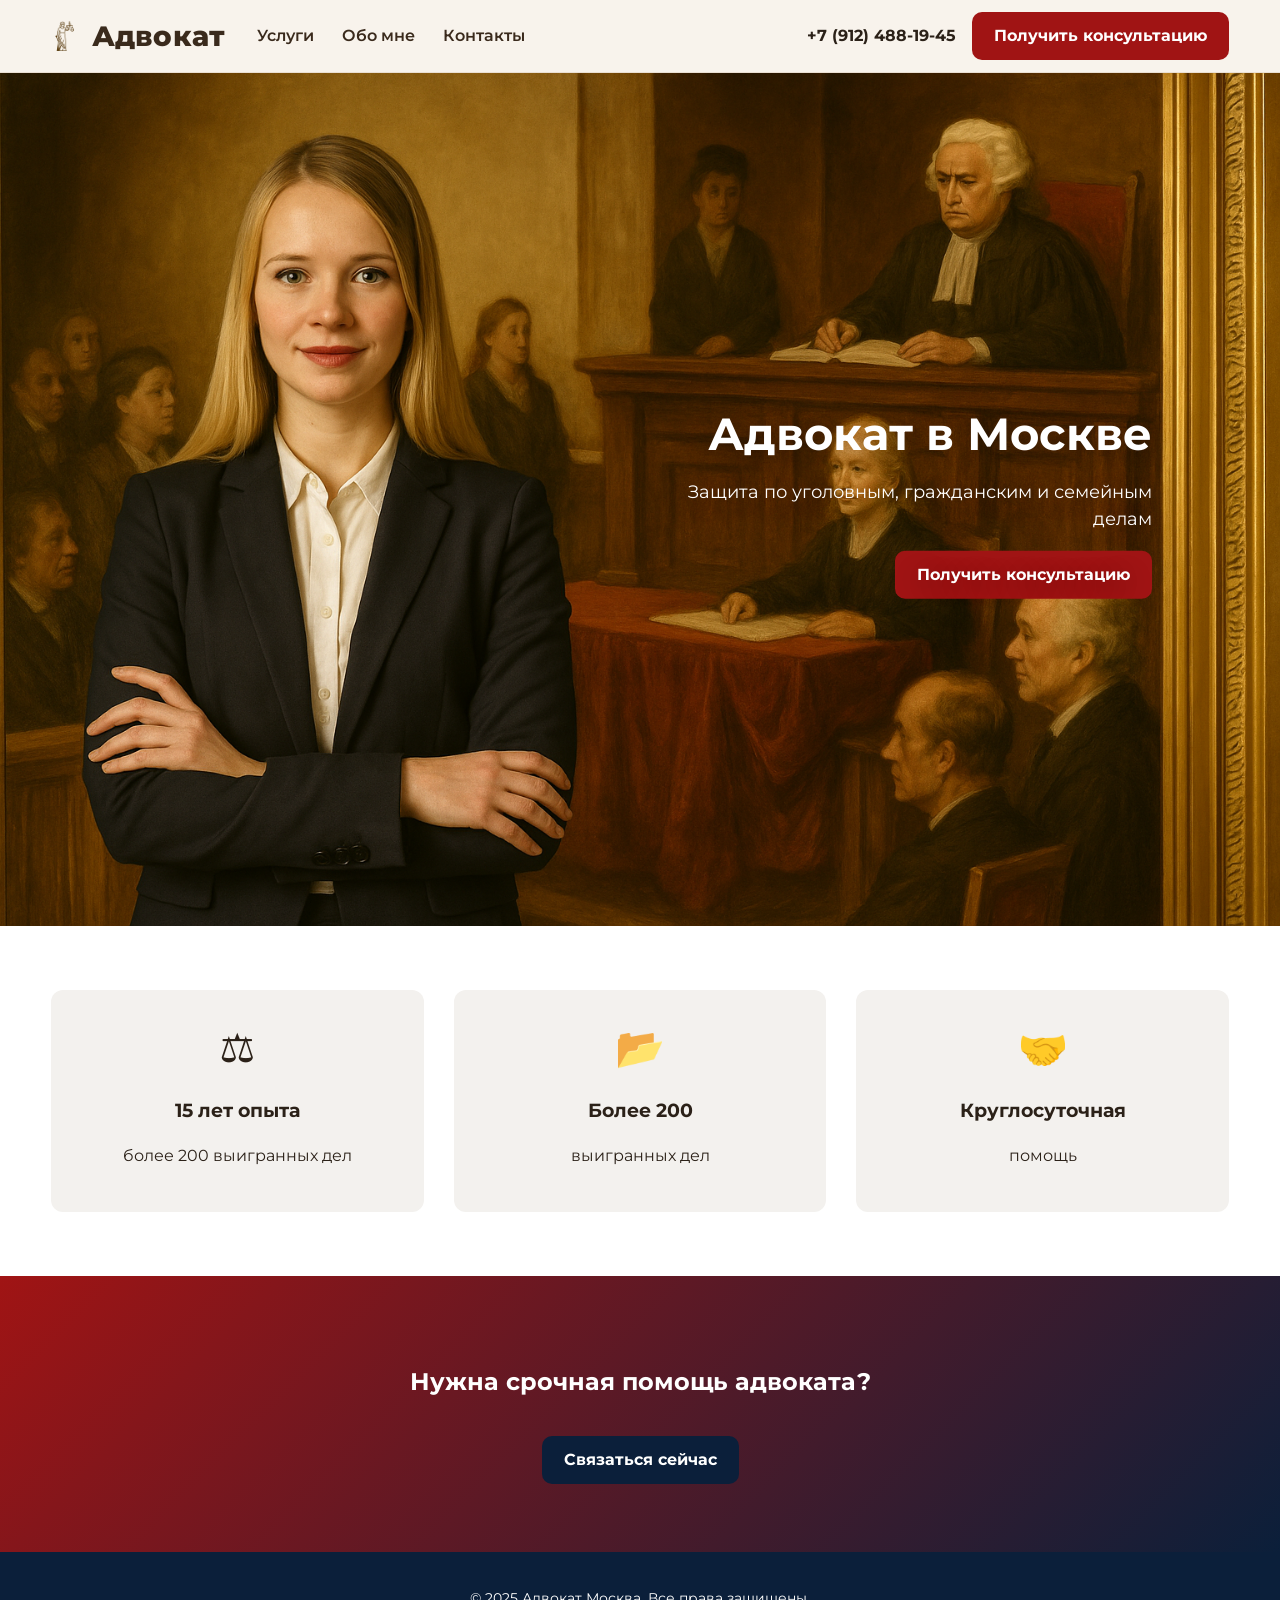
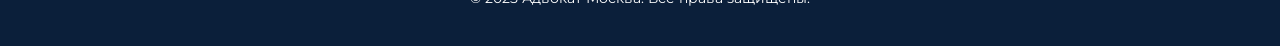
<file: index.html>
<!doctype html>
<html lang="ru">
  <head>
    <meta charset="UTF-8" />
    <meta name="viewport" content="width=device-width, initial-scale=1" />
    <title>Адвокат в Москве</title>
    <meta name="description" content="Адвокат в Москве. Защита по уголовным, гражданским и семейным делам. Бесплатная консультация." />
    <link rel="preconnect" href="https://fonts.googleapis.com">
    <link rel="preconnect" href="https://fonts.gstatic.com" crossorigin>
    <link href="https://fonts.googleapis.com/css2?family=Montserrat:wght@400;500;600;700;800&display=swap" rel="stylesheet">
    <link rel="stylesheet" href="styles.css">
  </head>
  <body>

    <!-- ШАПКА -->
    <header class="site-header">
      <div class="header-inner">
        <!-- ЛОГО + Вордмарк -->
        <a href="index.html" class="brand" aria-label="На главную">
          <img src="img/logo.png" alt="Логотип — Фемида" class="brand-logo">
          <span class="brand-title">Адвокат</span>
        </a>

        <!-- Навигация -->
        <nav class="nav" aria-label="Главное меню">
          <ul class="nav-list">
            <li><a href="services/services.html">Услуги</a></li>
            <li><a href="about/about.html">Обо мне</a></li>
            <li><a href="contacts/contacts.html">Контакты</a></li>
          </ul>
        </nav>

        <!-- Контакты и CTA -->
        <div class="header-cta">
          <a href="tel:+79124881945" class="header-phone">+7 (912) 488-19-45</a>
          <a href="contacts/contacts.html" class="btn btn-accent header-button">Получить консультацию</a>
        </div>

        <!-- Бургер для мобилок -->
        <button class="burger" aria-label="Открыть меню" aria-expanded="false" aria-controls="mobile-menu">
          <span></span><span></span><span></span>
        </button>
      </div>

      <!-- Выпадающее меню для мобилок -->
      <nav id="mobile-menu" class="nav-mobile" aria-label="Мобильное меню">
        <a href="services/services.html">Услуги</a>
        <a href="about/about.html">Обо мне</a>
        <a href="contacts/contacts.html">Контакты</a>
        <a href="tel:+79124881945" class="nav-mobile-phone">+7 (912) 488-19-45</a>
        <a href="contacts/contacts.html" class="btn btn-accent nav-mobile-btn">Получить консультацию</a>
      </nav>
    </header>

    <!-- ГЕРО-СЕКЦИЯ -->
    <section class="hero">
      <img src="img/hearing.png" alt="Судебное заседание" class="hero-image">
      <div class="hero-content">
        <h1>Адвокат в Москве</h1>
        <p>Защита по уголовным, гражданским и семейным делам</p>
        <a href="contacts/contacts.html" class="btn btn-accent">Получить консультацию</a>
      </div>
    </section>

    <!-- ПРЕИМУЩЕСТВА -->
    <section id="services" class="features">
      <div class="container">
        <ul class="feature-list">
          <li>
            <span class="icon" aria-hidden="true">⚖️</span>
            <h3>15 лет опыта</h3>
            <p>более 200 выигранных дел</p>
          </li>
          <li>
            <span class="icon" aria-hidden="true">📂</span>
            <h3>Более 200</h3>
            <p>выигранных дел</p>
          </li>
          <li>
            <span class="icon" aria-hidden="true">🤝</span>
            <h3>Круглосуточная</h3>
            <p>помощь</p>
          </li>
        </ul>
      </div>
    </section>

    <!-- CTA -->
    <section id="contacts" class="cta">
      <div class="container">
        <h2>Нужна срочная помощь адвоката?</h2>
        <a href="tel:+79124881945" class="btn btn-dark">Связаться сейчас</a>
      </div>
    </section>

    <!-- ПОДВАЛ -->
    <footer class="footer">
      <div class="container">
        <p>© 2025 Адвокат Москва. Все права защищены.</p>
      </div>
    </footer>

    <script>
      // Открытие/закрытие мобильного меню
      const burger = document.querySelector('.burger');
      const mobileMenu = document.getElementById('mobile-menu');

      burger?.addEventListener('click', () => {
        const opened = mobileMenu.classList.toggle('open');
        burger.setAttribute('aria-expanded', opened ? 'true' : 'false');
      });
    </script>
  </body>
</html>
</file>
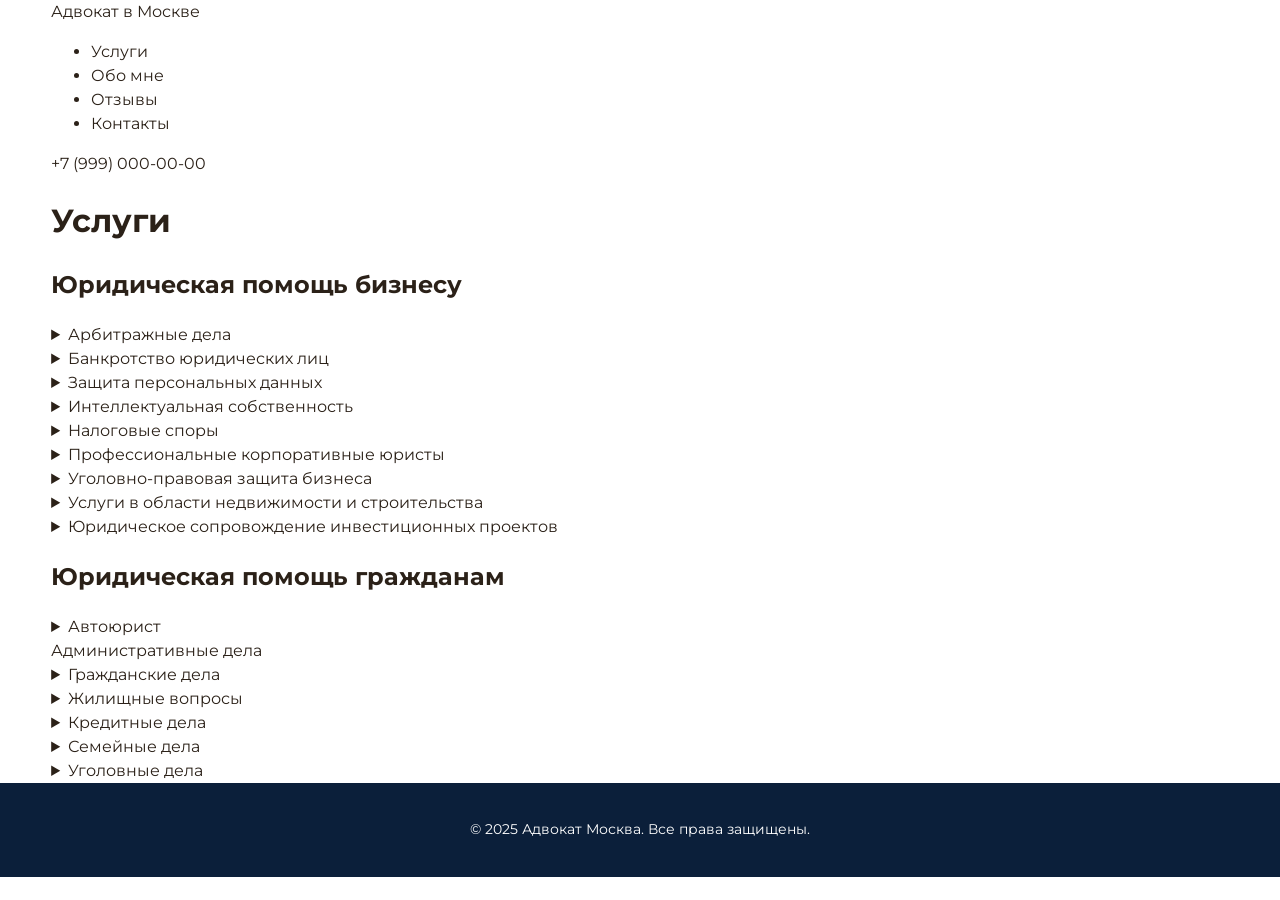
<file: services/index.html>
<!doctype html>
<html lang="ru">
  <head>
    <meta charset="UTF-8" />
    <meta name="viewport" content="width=device-width, initial-scale=1.0" />
    <title>Услуги</title>
    <link rel="preconnect" href="https://fonts.googleapis.com" />
    <link rel="preconnect" href="https://fonts.gstatic.com" crossorigin />
    <link
      href="https://fonts.googleapis.com/css2?family=Montserrat:wght@400;500;600;700&display=swap"
      rel="stylesheet"
    />
    <link rel="stylesheet" href="../styles.css" />
  </head>
  <body>
    <header class="top-bar">
      <div class="container">
        <div class="logo">Адвокат в Москве</div>
        <nav class="main-nav">
          <ul>
            <li><a href="#">Услуги</a></li>
            <li><a href="../index.html#about">Обо мне</a></li>
            <li><a href="../index.html#reviews">Отзывы</a></li>
            <li><a href="../index.html#contacts">Контакты</a></li>
          </ul>
        </nav>
        <a href="tel:+79990000000" class="phone">+7 (999) 000‑00‑00</a>
      </div>
    </header>

    <main class="services-page">
      <div class="container">
        <h1>Услуги</h1>

        <section>
          <h2>Юридическая помощь бизнесу</h2>
          <div class="service-grid">
            <details class="service-tile">
              <summary>Арбитражные дела</summary>
              <ul>
                <li>Пожарная безопасность</li>
                <li>Взыскание убытков</li>
                <li>Оспаривание сделок</li>
                <li>Корпоративный адвокат</li>
                <li>Арбитражные споры</li>
                <li>Кредитные юристы</li>
                <li>Обжалование действий госорганов</li>
                <li>Взыскание неустойки</li>
                <li>Взыскание дебиторской задолженности</li>
                <li>Защита деловой репутации организации</li>
                <li>Иски прокурора о «деприватизации»</li>
                <li>Иски о нарушении закона об иностранных инвестициях в стратегические общества</li>
              </ul>
            </details>
            <details class="service-tile">
              <summary>Банкротство юридических лиц</summary>
              <ul>
                <li>Сопровождение банкротства</li>
                <li>Оспаривание сделок при банкротстве</li>
                <li>Защита от недобросовестных кредиторов</li>
                <li>Привлечение контролирующих лиц к субсидиарной ответственности</li>
                <li>Защита от субсидиарной ответственности</li>
                <li>Уголовные аспекты банкротства</li>
              </ul>
            </details>
            <details class="service-tile">
              <summary>Защита персональных данных</summary>
              <ul>
                <li>Аудит сайта по 152-ФЗ</li>
                <li>Аудит процессов обработки персональных данных</li>
              </ul>
            </details>
            <details class="service-tile">
              <summary>Интеллектуальная собственность</summary>
              <ul>
                <li>Товарные знаки</li>
                <li>Патентование (регистрация патентов)</li>
                <li>Международная регистрация изобретения/полезной модели/промышленного образца</li>
                <li>Международная регистрация товарного знака</li>
                <li>НМПТ / географические указания / программы для ЭВМ / депонирование</li>
                <li>Прочие юридические услуги</li>
                <li>Дизайн и нейминг</li>
              </ul>
            </details>
            <details class="service-tile">
              <summary>Налоговые споры</summary>
              <ul>
                <li>Сопровождение камеральных и выездных проверок</li>
                <li>Налоговая оптимизация</li>
                <li>Защита по уголовным делам о налоговых преступлениях</li>
                <li>Налоговые проверки</li>
                <li>Налоговые риски</li>
                <li>Аудит налоговых рисков</li>
                <li>Сопровождение при возмещении НДС (камеральные проверки)</li>
                <li>Подготовка возражений на акт проверки</li>
                <li>Налоговый адвокат</li>
                <li>Допрос в налоговой инспекции</li>
                <li>Жалоба в налоговую</li>
                <li>Апелляционная жалоба в вышестоящий орган</li>
                <li>Жалоба на действия/бездействие должностных лиц</li>
                <li>Ответ на требование налоговой</li>
                <li>Налоговая ответственность</li>
                <li>Порог «крупного/особо крупного» для уголовной ответственности</li>
                <li>Иск к решению налоговой в суд</li>
                <li>Защита интересов в досудебных разбирательствах и судах</li>
                <li>Консультации по работе с ИФНС</li>
                <li>Анализ договоров/сделок на налогообложение</li>
                <li>Разработка структуры законной оптимизации</li>
                <li>Налоговый консалтинг</li>
                <li>Дробление бизнеса</li>
                <li>Досудебное урегулирование налоговых споров</li>
                <li>Оспаривание решения налоговой в суде</li>
              </ul>
            </details>
            <details class="service-tile">
              <summary>Профессиональные корпоративные юристы</summary>
              <ul>
                <li>Смена юридического адреса</li>
                <li>Открытие ООО</li>
                <li>Регистрация ИП</li>
                <li>Регистрация НКО</li>
                <li>Сопровождение сделок адвокатом</li>
                <li>Регистрация СМИ в Роскомнадзоре</li>
                <li>Выделение стоимости доли</li>
                <li>Ликвидация бизнеса</li>
                <li>Таможенные дела</li>
                <li>Профессиональная разработка договоров</li>
                <li>Корпоративные споры</li>
                <li>Досудебное урегулирование споров</li>
                <li>Абонентское юридическое сопровождение</li>
                <li>Защита от поглощений</li>
                <li>Государственные закупки</li>
              </ul>
            </details>
            <details class="service-tile">
              <summary>Уголовно-правовая защита бизнеса</summary>
              <ul>
                <li>Защита при проверках правоохранительными органами</li>
                <li>Мошенничество и растрата (ст. 159, 160 УК РФ)</li>
                <li>Должностные преступления</li>
                <li>Халатность</li>
                <li>Получение и дача взятки (ст. 290, 291 УК РФ)</li>
              </ul>
            </details>
            <details class="service-tile">
              <summary>Услуги в области недвижимости и строительства</summary>
              <ul>
                <li>Оспаривание кадастровой стоимости</li>
                <li>Юридическое сопровождение строительства коммерческой недвижимости</li>
                <li>Оформление допуска СРО</li>
              </ul>
            </details>
            <details class="service-tile">
              <summary>Юридическое сопровождение инвестиционных проектов</summary>
              <ul>
                <li>Комплаенс (Due diligence)</li>
                <li>Составление бизнес-плана и реализация проекта</li>
                <li>Аудит инвестиционных проектов</li>
                <li>Правовые услуги по оценке эффективности проекта</li>
              </ul>
            </details>
          </div>
        </section>

        <section>
          <h2>Юридическая помощь гражданам</h2>
          <div class="service-grid">
            <details class="service-tile">
              <summary>Автоюрист</summary>
              <ul>
                <li>Лишение водительского удостоверения</li>
                <li>Споры со страховыми по ОСАГО/КАСКО</li>
                <li>Взыскание ущерба с виновника ДТП</li>
                <li>Оставление места ДТП</li>
                <li>Оспаривание вины в ДТП</li>
                <li>Отказ от медосвидетельствования</li>
                <li>Вождение в состоянии опьянения</li>
                <li>Гарантийные споры с дилером</li>
                <li>Выезд на встречную полосу</li>
                <li>Возврат автомобиля в автосалон</li>
                <li>Споры с каршерингом</li>
                <li>Обжалование штрафов ГИБДД</li>
              </ul>
            </details>
            <div class="service-tile">Административные дела</div>
            <details class="service-tile">
              <summary>Гражданские дела</summary>
              <ul>
                <li>Наследство</li>
                <li>Спортивный адвокат</li>
                <li>Исполнительное производство (ФССП)</li>
                <li>Строительные споры</li>
                <li>Защита прав потребителей</li>
                <li>Авторское право</li>
                <li>Миграционные вопросы</li>
                <li>Пенсии и пособия</li>
                <li>Взыскание ущерба</li>
                <li>Трудовые споры</li>
                <li>Споры с управляющими компаниями</li>
                <li>Налоги</li>
                <li>Медицинские дела</li>
                <li>Интеллектуальная собственность</li>
                <li>Взыскание долгов (споры с кредиторами)</li>
                <li>Юристы по криптовалюте</li>
                <li>Правовая помощь военнослужащим и военнообязанным</li>
                <li>Защита чести, достоинства и деловой репутации</li>
                <li>Споры со страховыми компаниями</li>
                <li>Личный адвокат</li>
                <li>Организация независимой автоэкспертизы</li>
                <li>Признание права собственности на автомобиль</li>
                <li>«Антикоррупционные» иски прокурора</li>
              </ul>
            </details>
            <details class="service-tile">
              <summary>Жилищные вопросы</summary>
              <ul>
                <li>Строительный юрист</li>
                <li>Залив квартиры</li>
                <li>Споры о границах участка (межевание)</li>
                <li>Долевое строительство</li>
                <li>Оспаривание сделки купли-продажи недвижимости</li>
                <li>Частный сервитут</li>
                <li>Юристы по ремонту</li>
                <li>Выселение из квартиры</li>
                <li>Земельные дела</li>
                <li>Жилищные споры</li>
                <li>Самострой</li>
                <li>Перепланировка</li>
                <li>Постановка на кадастровый учет</li>
                <li>Приватизация гаража</li>
                <li>Приватизация земельного участка</li>
                <li>Приватизация квартиры</li>
                <li>Проверка недвижимости</li>
                <li>Адвокат по ЖКХ</li>
                <li>Юрист по ТСЖ</li>
              </ul>
            </details>
            <details class="service-tile">
              <summary>Кредитные дела</summary>
              <ul>
                <li>Банкротство (физических лиц)</li>
                <li>Банковские вопросы</li>
              </ul>
            </details>
            <details class="service-tile">
              <summary>Семейные дела</summary>
              <ul>
                <li>Расторжение брака</li>
                <li>Определение порядка общения с ребенком</li>
                <li>Взыскание алиментов</li>
                <li>Расторжение/изменение брачного договора</li>
                <li>Определение места жительства ребенка</li>
                <li>Усыновление (удочерение)</li>
                <li>Права ребенка</li>
                <li>Юристы по семейному праву</li>
                <li>Оспаривание/установление отцовства</li>
                <li>Усыновление иностранными гражданами</li>
                <li>Лишение родительских прав</li>
                <li>Раздел совместно нажитого имущества</li>
                <li>Опека и попечительство</li>
                <li>Уменьшение размера алиментов</li>
              </ul>
            </details>
            <details class="service-tile">
              <summary>Уголовные дела</summary>
              <ul>
                <li>Кража</li>
                <li>Разбой</li>
                <li>Хулиганство</li>
                <li>Вымогательство</li>
                <li>Бандитизм</li>
                <li>Самоуправство</li>
                <li>Наркотики</li>
                <li>Угроза убийством</li>
                <li>Убийство</li>
                <li>Использование подложного документа</li>
                <li>УДО (условно-досрочное освобождение)</li>
                <li>Изнасилование</li>
                <li>Грабеж</li>
                <li>Мошенничество</li>
                <li>Клевета</li>
                <li>Причинение вреда здоровью</li>
                <li>Незаконный оборот оружия</li>
                <li>Административный надзор</li>
                <li>ДТП с тяжким вредом/смертью</li>
                <li>Преступления против военной службы (защита военнослужащих)</li>
              </ul>
            </details>
          </div>
        </section>
      </div>
    </main>

    <footer class="footer">
      <div class="container">
        <p>© 2025 Адвокат Москва. Все права защищены.</p>
      </div>
    </footer>
  </body>
</html>
</file>
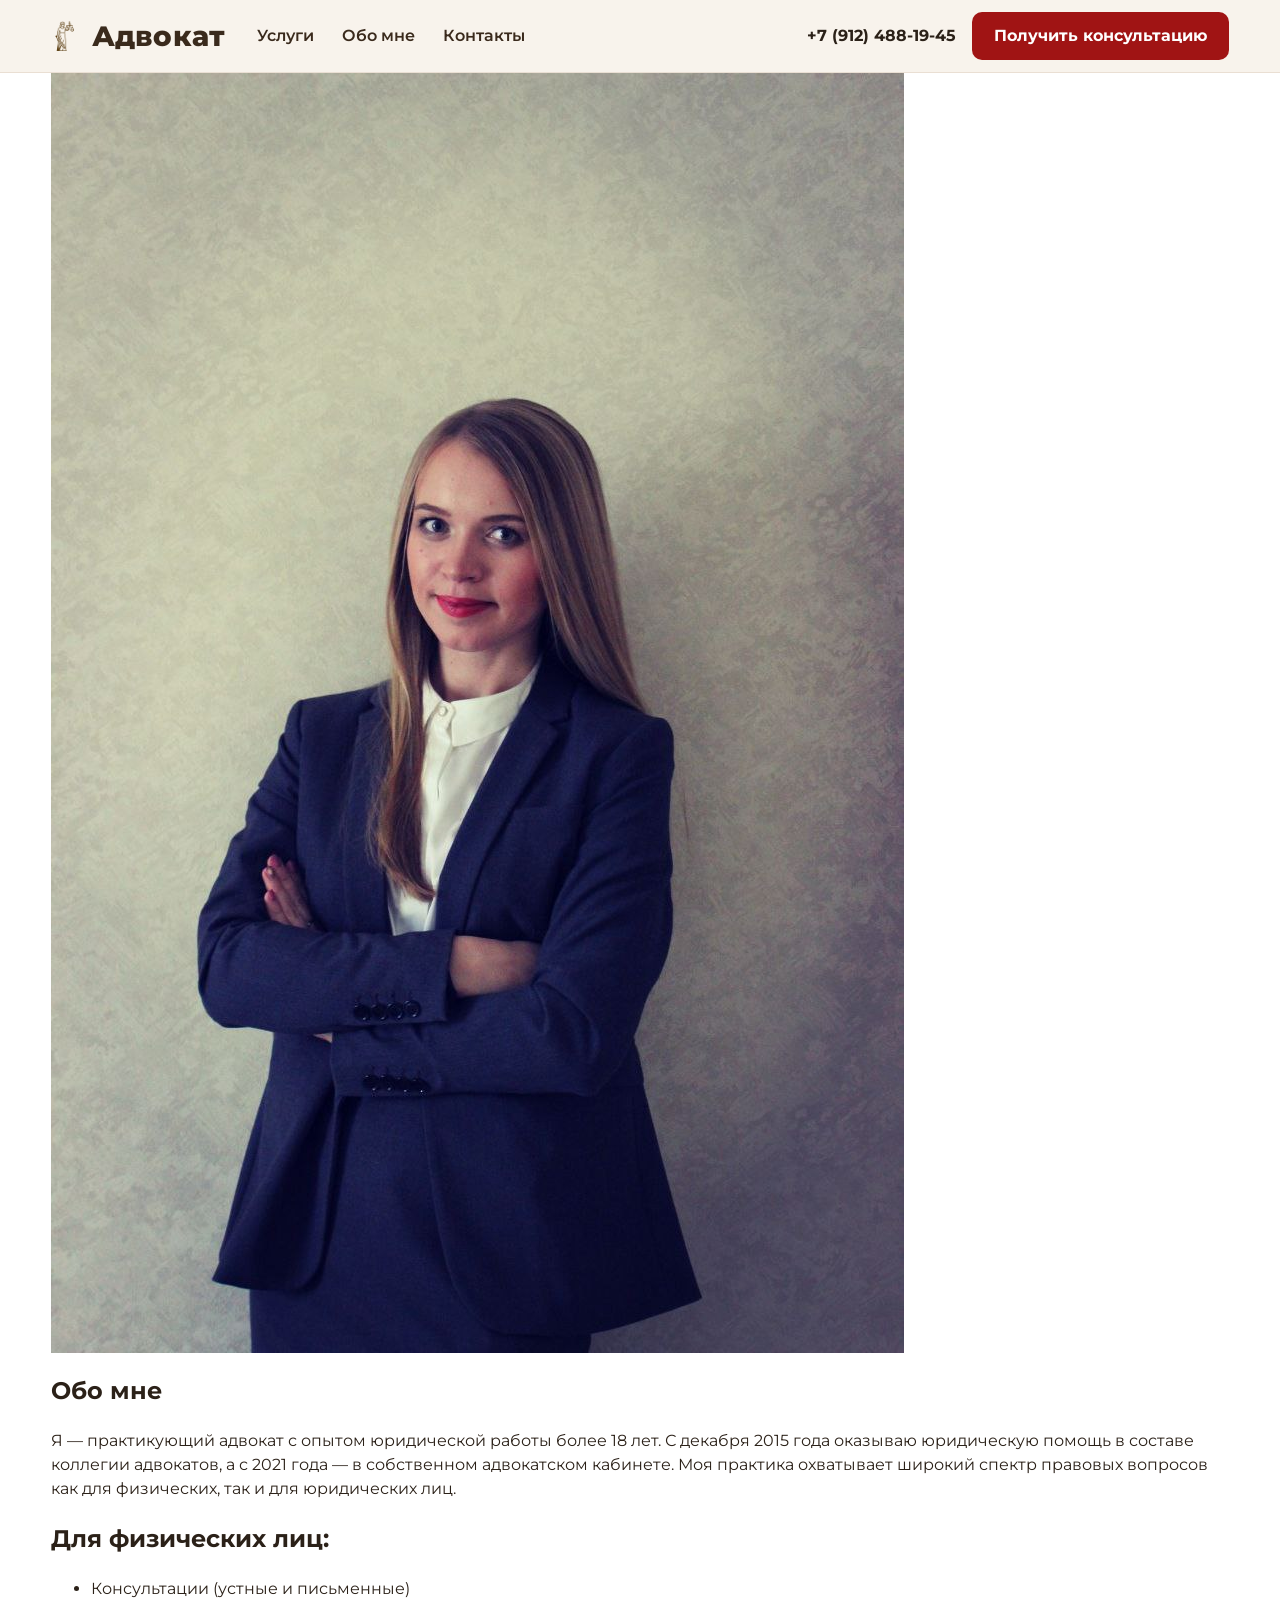
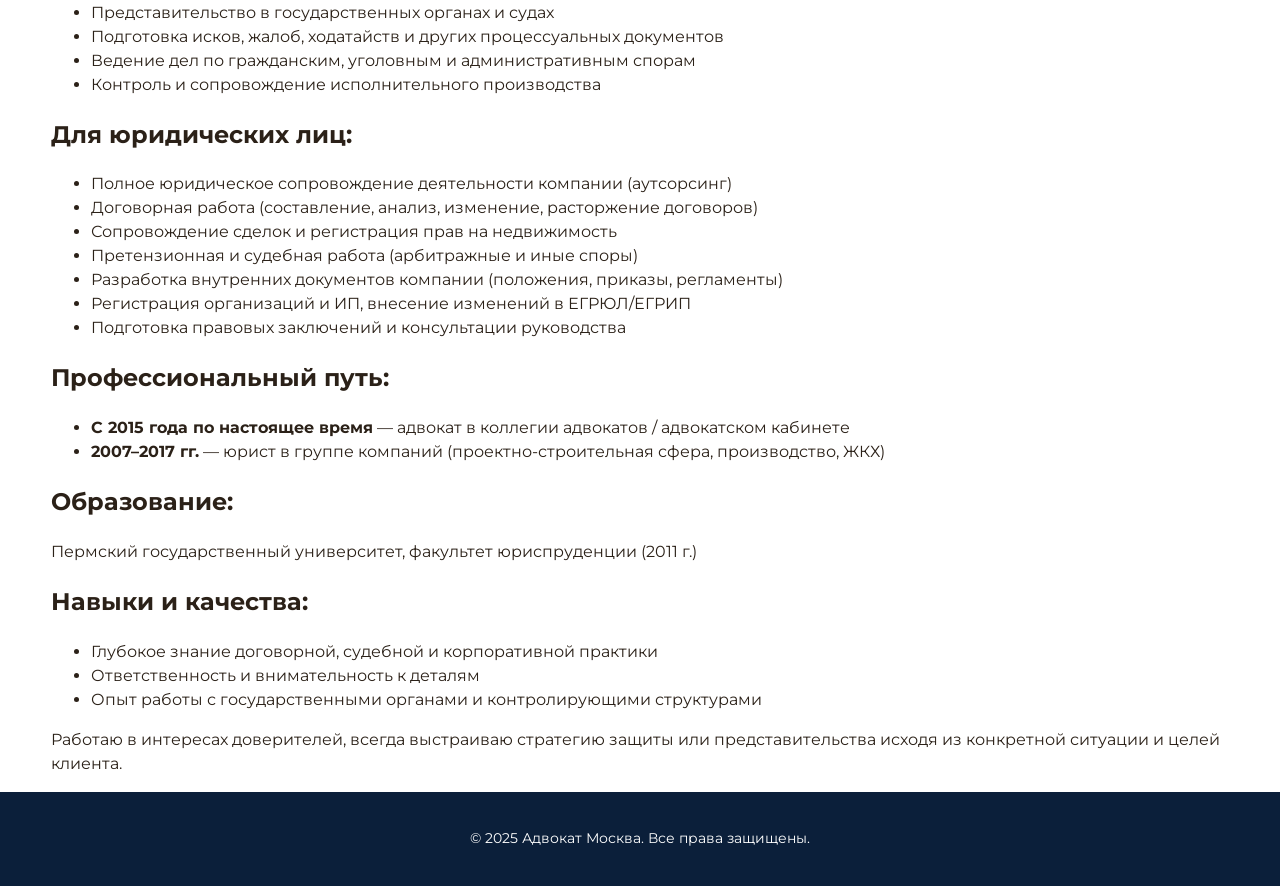
<file: about/about.html>
<!doctype html>
<html lang="ru">
  <head>
    <meta charset="UTF-8" />
    <meta name="viewport" content="width=device-width, initial-scale=1.0" />
    <title>Обо мне</title>
    <link rel="preconnect" href="https://fonts.googleapis.com" />
    <link rel="preconnect" href="https://fonts.gstatic.com" crossorigin />
    <link
      href="https://fonts.googleapis.com/css2?family=Montserrat:wght@400;500;600;700&display=swap"
      rel="stylesheet"
    />
    <link rel="stylesheet" href="../styles.css" />
  </head>
  <body>
    <header class="site-header">
      <div class="header-inner">
        <!-- ЛОГО + Вордмарк -->
        <a href="../index.html" class="brand" aria-label="На главную">
          <img src="../img/logo.png" alt="Логотип — Фемида" class="brand-logo" />
          <span class="brand-title">Адвокат</span>
        </a>

        <!-- Навигация -->
        <nav class="nav" aria-label="Главное меню">
          <ul class="nav-list">
            <li><a href="../services/services.html">Услуги</a></li>
            <li><a href="about.html">Обо мне</a></li>
            <li><a href="../contacts/contacts.html">Контакты</a></li>
          </ul>
        </nav>

        <!-- Контакты и CTA -->
        <div class="header-cta">
          <a href="tel:+79124881945" class="header-phone">+7 (912) 488-19-45</a>
          <a href="../contacts/contacts.html" class="btn btn-accent header-button">Получить консультацию</a>
        </div>

        <!-- Бургер для мобилок -->
        <button class="burger" aria-label="Открыть меню" aria-expanded="false" aria-controls="mobile-menu">
          <span></span><span></span><span></span>
        </button>
      </div>

      <!-- Выпадающее меню для мобилок -->
      <nav id="mobile-menu" class="nav-mobile" aria-label="Мобильное меню">
        <a href="../services/services.html">Услуги</a>
        <a href="about.html">Обо мне</a>
        <a href="../contacts/contacts.html">Контакты</a>
        <a href="tel:+79124881945" class="nav-mobile-phone">+7 (912) 488-19-45</a>
        <a href="../contacts/contacts.html" class="btn btn-accent nav-mobile-btn">Получить консультацию</a>
      </nav>
    </header>

    <main class="about-page">
      <section class="about">
        <div class="container about-wrapper">
          <img
            src="../img/main_photo.jpg"
            class="about-photo"
          />
          <div class="about-info">
            <h1>Обо мне</h1>
            <p>
              Я — практикующий адвокат с опытом юридической работы более
              18&nbsp;лет. С&nbsp;декабря 2015&nbsp;года оказываю юридическую
              помощь в&nbsp;составе коллегии адвокатов, а&nbsp;с 2021&nbsp;года
              — в&nbsp;собственном адвокатском кабинете. Моя практика охватывает
              широкий спектр правовых вопросов как для физических, так и для
              юридических лиц.
            </p>
            <h2>Для физических лиц:</h2>
            <ul>
              <li>Консультации (устные и&nbsp;письменные)</li>
              <li>Представительство в&nbsp;государственных органах и&nbsp;судах</li>
              <li>Подготовка исков, жалоб, ходатайств и&nbsp;других процессуальных документов</li>
              <li>Ведение дел по&nbsp;гражданским, уголовным и&nbsp;административным спорам</li>
              <li>Контроль и&nbsp;сопровождение исполнительного производства</li>
            </ul>
            <h2>Для юридических лиц:</h2>
            <ul>
              <li>Полное юридическое сопровождение деятельности компании (аутсорсинг)</li>
              <li>Договорная работа (составление, анализ, изменение, расторжение договоров)</li>
              <li>Сопровождение сделок и&nbsp;регистрация прав на&nbsp;недвижимость</li>
              <li>Претензионная и&nbsp;судебная работа (арбитражные и&nbsp;иные споры)</li>
              <li>Разработка внутренних документов компании (положения, приказы, регламенты)</li>
              <li>Регистрация организаций и&nbsp;ИП, внесение изменений в&nbsp;ЕГРЮЛ/ЕГРИП</li>
              <li>Подготовка правовых заключений и&nbsp;консультации руководства</li>
            </ul>
            <h2>Профессиональный путь:</h2>
            <ul>
              <li><strong>С&nbsp;2015&nbsp;года по&nbsp;настоящее время</strong> — адвокат в&nbsp;коллегии адвокатов / адвокатском кабинете</li>
              <li><strong>2007–2017&nbsp;гг.</strong> — юрист в&nbsp;группе компаний (проектно‑строительная сфера, производство, ЖКХ)</li>
            </ul>
            <h2>Образование:</h2>
            <p>Пермский государственный университет, факультет юриспруденции (2011&nbsp;г.)</p>
            <h2>Навыки и&nbsp;качества:</h2>
            <ul>
              <li>Глубокое знание договорной, судебной и&nbsp;корпоративной практики</li>
              <li>Ответственность и&nbsp;внимательность к&nbsp;деталям</li>
              <li>Опыт работы с&nbsp;государственными органами и&nbsp;контролирующими структурами</li>
            </ul>
            <p>
              Работаю в&nbsp;интересах доверителей, всегда выстраиваю стратегию
              защиты или представительства исходя из&nbsp;конкретной ситуации и
              целей клиента.
            </p>
          </div>
        </div>
      </section>
    </main>

    <footer class="footer">
      <div class="container">
        <p>© 2025 Адвокат Москва. Все права защищены.</p>
      </div>
    </footer>
    <script>
      const burger = document.querySelector('.burger');
      const mobileMenu = document.getElementById('mobile-menu');

      burger?.addEventListener('click', () => {
        const opened = mobileMenu.classList.toggle('open');
        burger.setAttribute('aria-expanded', opened ? 'true' : 'false');
      });
    </script>
  </body>
</html>
</file>
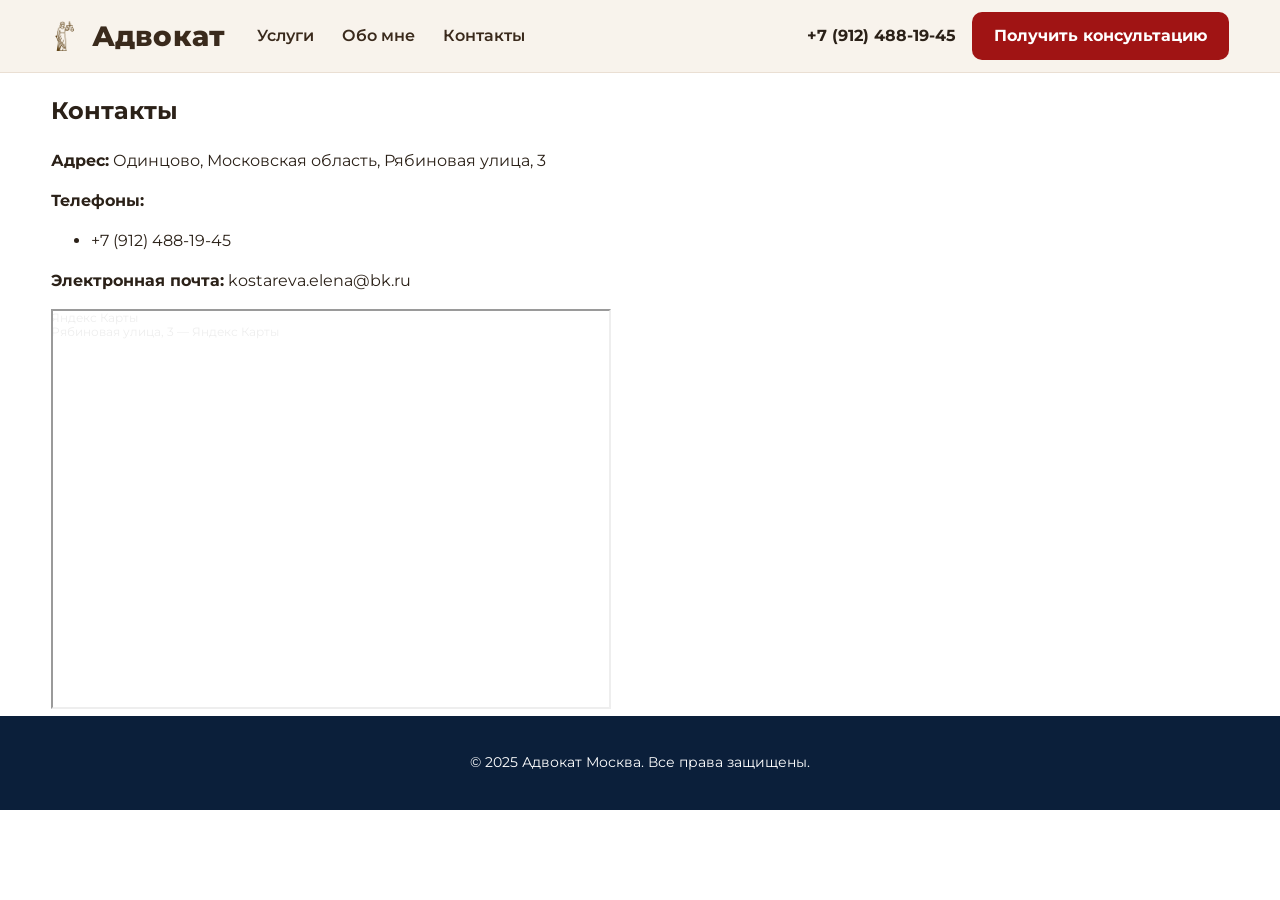
<file: contacts/contacts.html>
<!doctype html>
<html lang="ru">
  <head>
    <meta charset="UTF-8" />
    <meta name="viewport" content="width=device-width, initial-scale=1.0" />
    <title>Контакты</title>
    <link rel="preconnect" href="https://fonts.googleapis.com" />
    <link rel="preconnect" href="https://fonts.gstatic.com" crossorigin />
    <link
      href="https://fonts.googleapis.com/css2?family=Montserrat:wght@400;500;600;700&display=swap"
      rel="stylesheet"
    />
    <link rel="stylesheet" href="../styles.css" />
  </head>
  <body>
    <header class="site-header">
      <div class="header-inner">
        <!-- ЛОГО + Вордмарк -->
        <a href="../index.html" class="brand" aria-label="На главную">
          <img src="../img/logo.png" alt="Логотип — Фемида" class="brand-logo" />
          <span class="brand-title">Адвокат</span>
        </a>

        <!-- Навигация -->
        <nav class="nav" aria-label="Главное меню">
          <ul class="nav-list">
            <li><a href="../services/services.html">Услуги</a></li>
            <li><a href="../about/about.html">Обо мне</a></li>
            <li><a href="contacts.html">Контакты</a></li>
          </ul>
        </nav>

        <!-- Контакты и CTA -->
        <div class="header-cta">
          <a href="tel:+79124881945" class="header-phone">+7 (912) 488-19-45</a>
          <a href="contacts.html" class="btn btn-accent header-button">Получить консультацию</a>
        </div>

        <!-- Бургер для мобилок -->
        <button class="burger" aria-label="Открыть меню" aria-expanded="false" aria-controls="mobile-menu">
          <span></span><span></span><span></span>
        </button>
      </div>

      <!-- Выпадающее меню для мобилок -->
      <nav id="mobile-menu" class="nav-mobile" aria-label="Мобильное меню">
        <a href="../services/services.html">Услуги</a>
        <a href="../about/about.html">Обо мне</a>
        <a href="contacts.html">Контакты</a>
        <a href="tel:+79124881945" class="nav-mobile-phone">+7 (912) 488-19-45</a>
        <a href="contacts.html" class="btn btn-accent nav-mobile-btn">Получить консультацию</a>
      </nav>
    </header>

    <main class="contacts-page">
      <section class="contacts">
        <div class="container">
          <h1>Контакты</h1>
          <p><strong>Адрес:</strong> Одинцово, Московская область, Рябиновая улица, 3</p>
          <p><strong>Телефоны:</strong></p>
          <ul>
            <li><a href="tel:+79124881945">+7 (912) 488‑19‑45</a></li>
          </ul>
          <p><strong>Электронная почта:</strong> <a href="mailto:info@advokatmos.ru">kostareva.elena@bk.ru</a></p>
          <div class="map">
            <div style="position:relative;overflow:hidden;"><a href="https://yandex.ru/maps?utm_medium=mapframe&utm_source=maps" style="color:#eee;font-size:12px;position:absolute;top:0px;">Яндекс Карты</a><a href="https://yandex.ru/maps/?ll=37.262977%2C55.655710&mode=whatshere&utm_medium=mapframe&utm_source=maps&whatshere%5Bpoint%5D=37.264002%2C55.655704&whatshere%5Bzoom%5D=17&z=17" style="color:#eee;font-size:12px;position:absolute;top:14px;">Рябиновая улица, 3 — Яндекс Карты</a><iframe src="https://yandex.ru/map-widget/v1/?ll=37.262977%2C55.655710&mode=whatshere&whatshere%5Bpoint%5D=37.264002%2C55.655704&whatshere%5Bzoom%5D=17&z=17" width="560" height="400" frameborder="1" allowfullscreen="true" style="position:relative;"></iframe></div>
          </div>
        </div>
      </section>
    </main>

    <footer class="footer">
      <div class="container">
        <p>© 2025 Адвокат Москва. Все права защищены.</p>
      </div>
    </footer>
    <script>
      const burger = document.querySelector('.burger');
      const mobileMenu = document.getElementById('mobile-menu');

      burger?.addEventListener('click', () => {
        const opened = mobileMenu.classList.toggle('open');
        burger.setAttribute('aria-expanded', opened ? 'true' : 'false');
      });
    </script>
  </body>
</html>
</file>
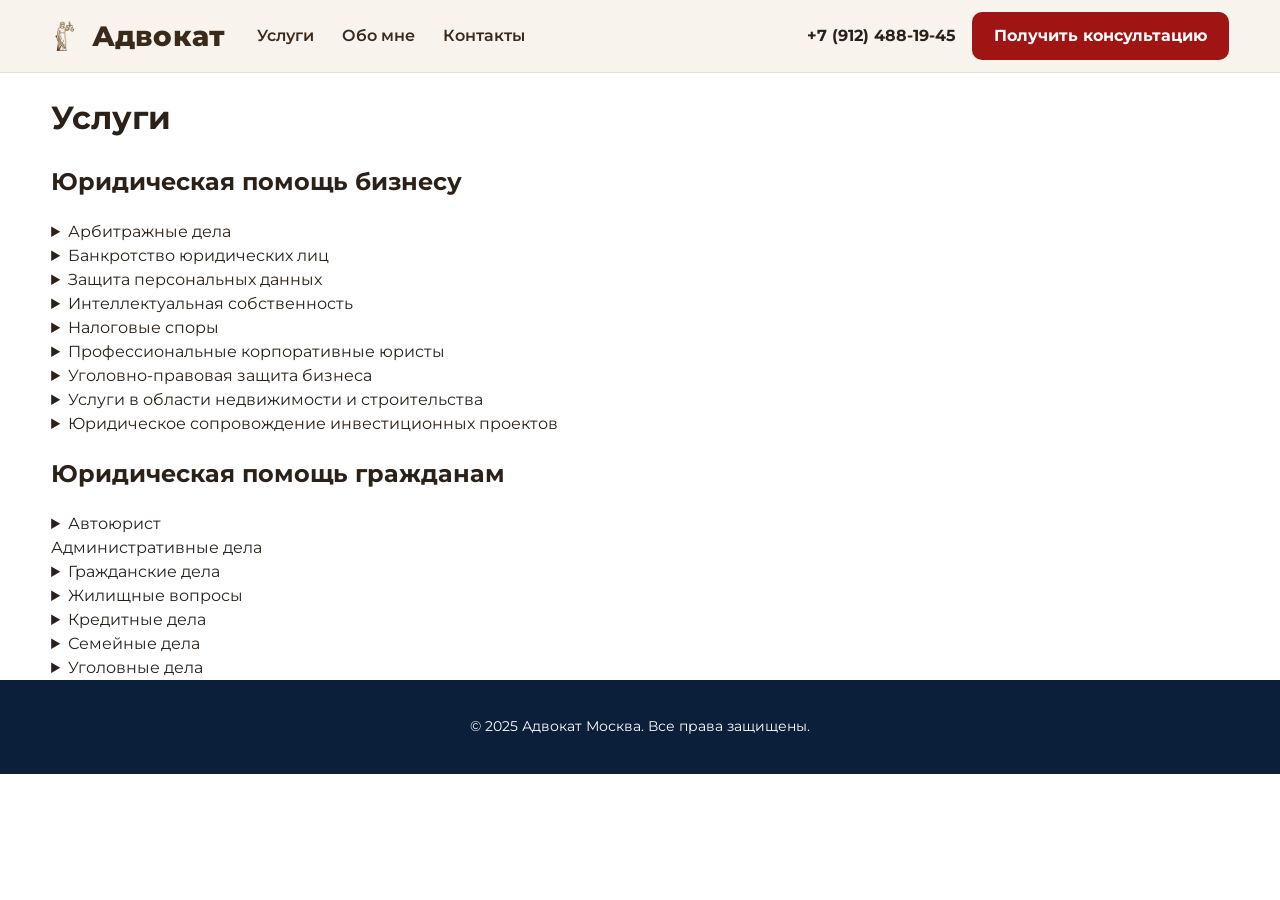
<file: services/services.html>
<!doctype html>
<html lang="ru">
  <head>
    <meta charset="UTF-8" />
    <meta name="viewport" content="width=device-width, initial-scale=1.0" />
    <title>Услуги</title>
    <link rel="preconnect" href="https://fonts.googleapis.com" />
    <link rel="preconnect" href="https://fonts.gstatic.com" crossorigin />
    <link
      href="https://fonts.googleapis.com/css2?family=Montserrat:wght@400;500;600;700&display=swap"
      rel="stylesheet"
    />
    <link rel="stylesheet" href="../styles.css" />
  </head>
  <body>
    <header class="site-header">
      <div class="header-inner">
        <!-- ЛОГО + Вордмарк -->
        <a href="../index.html" class="brand" aria-label="На главную">
          <img src="../img/logo.png" alt="Логотип — Фемида" class="brand-logo" />
          <span class="brand-title">Адвокат</span>
        </a>

        <!-- Навигация -->
        <nav class="nav" aria-label="Главное меню">
          <ul class="nav-list">
            <li><a href="services.html">Услуги</a></li>
            <li><a href="../about/about.html">Обо мне</a></li>
            <li><a href="../contacts/contacts.html">Контакты</a></li>
          </ul>
        </nav>

        <!-- Контакты и CTA -->
        <div class="header-cta">
          <a href="tel:+79124881945" class="header-phone">+7 (912) 488-19-45</a>
          <a href="../contacts/contacts.html" class="btn btn-accent header-button">Получить консультацию</a>
        </div>

        <!-- Бургер для мобилок -->
        <button class="burger" aria-label="Открыть меню" aria-expanded="false" aria-controls="mobile-menu">
          <span></span><span></span><span></span>
        </button>
      </div>

      <!-- Выпадающее меню для мобилок -->
      <nav id="mobile-menu" class="nav-mobile" aria-label="Мобильное меню">
        <a href="services.html">Услуги</a>
        <a href="../about/about.html">Обо мне</a>
        <a href="../contacts/contacts.html">Контакты</a>
        <a href="tel:+79124881945" class="nav-mobile-phone">+7 (912) 488-19-45</a>
        <a href="../contacts/contacts.html" class="btn btn-accent nav-mobile-btn">Получить консультацию</a>
      </nav>
    </header>

    <main class="services-page">
      <div class="container">
        <h1>Услуги</h1>

        <section>
          <h2>Юридическая помощь бизнесу</h2>
          <div class="service-grid">
            <details class="service-tile">
              <summary>Арбитражные дела</summary>
              <ul>
                <li>Пожарная безопасность</li>
                <li>Взыскание убытков</li>
                <li>Оспаривание сделок</li>
                <li>Корпоративный адвокат</li>
                <li>Арбитражные споры</li>
                <li>Кредитные юристы</li>
                <li>Обжалование действий госорганов</li>
                <li>Взыскание неустойки</li>
                <li>Взыскание дебиторской задолженности</li>
                <li>Защита деловой репутации организации</li>
                <li>Иски прокурора о «деприватизации»</li>
                <li>Иски о нарушении закона об иностранных инвестициях в стратегические общества</li>
              </ul>
            </details>
            <details class="service-tile">
              <summary>Банкротство юридических лиц</summary>
              <ul>
                <li>Сопровождение банкротства</li>
                <li>Оспаривание сделок при банкротстве</li>
                <li>Защита от недобросовестных кредиторов</li>
                <li>Привлечение контролирующих лиц к субсидиарной ответственности</li>
                <li>Защита от субсидиарной ответственности</li>
                <li>Уголовные аспекты банкротства</li>
              </ul>
            </details>
            <details class="service-tile">
              <summary>Защита персональных данных</summary>
              <ul>
                <li>Аудит сайта по 152-ФЗ</li>
                <li>Аудит процессов обработки персональных данных</li>
              </ul>
            </details>
            <details class="service-tile">
              <summary>Интеллектуальная собственность</summary>
              <ul>
                <li>Товарные знаки</li>
                <li>Патентование (регистрация патентов)</li>
                <li>Международная регистрация изобретения/полезной модели/промышленного образца</li>
                <li>Международная регистрация товарного знака</li>
                <li>НМПТ / географические указания / программы для ЭВМ / депонирование</li>
                <li>Прочие юридические услуги</li>
                <li>Дизайн и нейминг</li>
              </ul>
            </details>
            <details class="service-tile">
              <summary>Налоговые споры</summary>
              <ul>
                <li>Сопровождение камеральных и выездных проверок</li>
                <li>Налоговая оптимизация</li>
                <li>Защита по уголовным делам о налоговых преступлениях</li>
                <li>Налоговые проверки</li>
                <li>Налоговые риски</li>
                <li>Аудит налоговых рисков</li>
                <li>Сопровождение при возмещении НДС (камеральные проверки)</li>
                <li>Подготовка возражений на акт проверки</li>
                <li>Налоговый адвокат</li>
                <li>Допрос в налоговой инспекции</li>
                <li>Жалоба в налоговую</li>
                <li>Апелляционная жалоба в вышестоящий орган</li>
                <li>Жалоба на действия/бездействие должностных лиц</li>
                <li>Ответ на требование налоговой</li>
                <li>Налоговая ответственность</li>
                <li>Порог «крупного/особо крупного» для уголовной ответственности</li>
                <li>Иск к решению налоговой в суд</li>
                <li>Защита интересов в досудебных разбирательствах и судах</li>
                <li>Консультации по работе с ИФНС</li>
                <li>Анализ договоров/сделок на налогообложение</li>
                <li>Разработка структуры законной оптимизации</li>
                <li>Налоговый консалтинг</li>
                <li>Дробление бизнеса</li>
                <li>Досудебное урегулирование налоговых споров</li>
                <li>Оспаривание решения налоговой в суде</li>
              </ul>
            </details>
            <details class="service-tile">
              <summary>Профессиональные корпоративные юристы</summary>
              <ul>
                <li>Смена юридического адреса</li>
                <li>Открытие ООО</li>
                <li>Регистрация ИП</li>
                <li>Регистрация НКО</li>
                <li>Сопровождение сделок адвокатом</li>
                <li>Регистрация СМИ в Роскомнадзоре</li>
                <li>Выделение стоимости доли</li>
                <li>Ликвидация бизнеса</li>
                <li>Таможенные дела</li>
                <li>Профессиональная разработка договоров</li>
                <li>Корпоративные споры</li>
                <li>Досудебное урегулирование споров</li>
                <li>Абонентское юридическое сопровождение</li>
                <li>Защита от поглощений</li>
                <li>Государственные закупки</li>
              </ul>
            </details>
            <details class="service-tile">
              <summary>Уголовно-правовая защита бизнеса</summary>
              <ul>
                <li>Защита при проверках правоохранительными органами</li>
                <li>Мошенничество и растрата (ст. 159, 160 УК РФ)</li>
                <li>Должностные преступления</li>
                <li>Халатность</li>
                <li>Получение и дача взятки (ст. 290, 291 УК РФ)</li>
              </ul>
            </details>
            <details class="service-tile">
              <summary>Услуги в области недвижимости и строительства</summary>
              <ul>
                <li>Оспаривание кадастровой стоимости</li>
                <li>Юридическое сопровождение строительства коммерческой недвижимости</li>
                <li>Оформление допуска СРО</li>
              </ul>
            </details>
            <details class="service-tile">
              <summary>Юридическое сопровождение инвестиционных проектов</summary>
              <ul>
                <li>Комплаенс (Due diligence)</li>
                <li>Составление бизнес-плана и реализация проекта</li>
                <li>Аудит инвестиционных проектов</li>
                <li>Правовые услуги по оценке эффективности проекта</li>
              </ul>
            </details>
          </div>
        </section>

        <section>
          <h2>Юридическая помощь гражданам</h2>
          <div class="service-grid">
            <details class="service-tile">
              <summary>Автоюрист</summary>
              <ul>
                <li>Лишение водительского удостоверения</li>
                <li>Споры со страховыми по ОСАГО/КАСКО</li>
                <li>Взыскание ущерба с виновника ДТП</li>
                <li>Оставление места ДТП</li>
                <li>Оспаривание вины в ДТП</li>
                <li>Отказ от медосвидетельствования</li>
                <li>Вождение в состоянии опьянения</li>
                <li>Гарантийные споры с дилером</li>
                <li>Выезд на встречную полосу</li>
                <li>Возврат автомобиля в автосалон</li>
                <li>Споры с каршерингом</li>
                <li>Обжалование штрафов ГИБДД</li>
              </ul>
            </details>
            <div class="service-tile">Административные дела</div>
            <details class="service-tile">
              <summary>Гражданские дела</summary>
              <ul>
                <li>Наследство</li>
                <li>Спортивный адвокат</li>
                <li>Исполнительное производство (ФССП)</li>
                <li>Строительные споры</li>
                <li>Защита прав потребителей</li>
                <li>Авторское право</li>
                <li>Миграционные вопросы</li>
                <li>Пенсии и пособия</li>
                <li>Взыскание ущерба</li>
                <li>Трудовые споры</li>
                <li>Споры с управляющими компаниями</li>
                <li>Налоги</li>
                <li>Медицинские дела</li>
                <li>Интеллектуальная собственность</li>
                <li>Взыскание долгов (споры с кредиторами)</li>
                <li>Юристы по криптовалюте</li>
                <li>Правовая помощь военнослужащим и военнообязанным</li>
                <li>Защита чести, достоинства и деловой репутации</li>
                <li>Споры со страховыми компаниями</li>
                <li>Личный адвокат</li>
                <li>Организация независимой автоэкспертизы</li>
                <li>Признание права собственности на автомобиль</li>
                <li>«Антикоррупционные» иски прокурора</li>
              </ul>
            </details>
            <details class="service-tile">
              <summary>Жилищные вопросы</summary>
              <ul>
                <li>Строительный юрист</li>
                <li>Залив квартиры</li>
                <li>Споры о границах участка (межевание)</li>
                <li>Долевое строительство</li>
                <li>Оспаривание сделки купли-продажи недвижимости</li>
                <li>Частный сервитут</li>
                <li>Юристы по ремонту</li>
                <li>Выселение из квартиры</li>
                <li>Земельные дела</li>
                <li>Жилищные споры</li>
                <li>Самострой</li>
                <li>Перепланировка</li>
                <li>Постановка на кадастровый учет</li>
                <li>Приватизация гаража</li>
                <li>Приватизация земельного участка</li>
                <li>Приватизация квартиры</li>
                <li>Проверка недвижимости</li>
                <li>Адвокат по ЖКХ</li>
                <li>Юрист по ТСЖ</li>
              </ul>
            </details>
            <details class="service-tile">
              <summary>Кредитные дела</summary>
              <ul>
                <li>Банкротство (физических лиц)</li>
                <li>Банковские вопросы</li>
              </ul>
            </details>
            <details class="service-tile">
              <summary>Семейные дела</summary>
              <ul>
                <li>Расторжение брака</li>
                <li>Определение порядка общения с ребенком</li>
                <li>Взыскание алиментов</li>
                <li>Расторжение/изменение брачного договора</li>
                <li>Определение места жительства ребенка</li>
                <li>Усыновление (удочерение)</li>
                <li>Права ребенка</li>
                <li>Юристы по семейному праву</li>
                <li>Оспаривание/установление отцовства</li>
                <li>Усыновление иностранными гражданами</li>
                <li>Лишение родительских прав</li>
                <li>Раздел совместно нажитого имущества</li>
                <li>Опека и попечительство</li>
                <li>Уменьшение размера алиментов</li>
              </ul>
            </details>
            <details class="service-tile">
              <summary>Уголовные дела</summary>
              <ul>
                <li>Кража</li>
                <li>Разбой</li>
                <li>Хулиганство</li>
                <li>Вымогательство</li>
                <li>Бандитизм</li>
                <li>Самоуправство</li>
                <li>Наркотики</li>
                <li>Угроза убийством</li>
                <li>Убийство</li>
                <li>Использование подложного документа</li>
                <li>УДО (условно-досрочное освобождение)</li>
                <li>Изнасилование</li>
                <li>Грабеж</li>
                <li>Мошенничество</li>
                <li>Клевета</li>
                <li>Причинение вреда здоровью</li>
                <li>Незаконный оборот оружия</li>
                <li>Административный надзор</li>
                <li>ДТП с тяжким вредом/смертью</li>
                <li>Преступления против военной службы (защита военнослужащих)</li>
              </ul>
            </details>
          </div>
        </section>
      </div>
    </main>

    <footer class="footer">
      <div class="container">
        <p>© 2025 Адвокат Москва. Все права защищены.</p>
      </div>
    </footer>
    <script>
      const burger = document.querySelector('.burger');
      const mobileMenu = document.getElementById('mobile-menu');

      burger?.addEventListener('click', () => {
        const opened = mobileMenu.classList.toggle('open');
        burger.setAttribute('aria-expanded', opened ? 'true' : 'false');
      });
    </script>
  </body>
</html>
</file>
<file: styles.css>
/* ====== БАЗА ====== */
*,
*::before,
*::after { box-sizing: border-box; }

:root{
  --accent: #a01414;      /* красная кнопка */
  --accent-600:#b51616;
  --dark:   #0b1f3a;      /* тёмный для футера/CTA */
  --beige:  #f8f3ec;      /* фон шапки */
  --line:   #eadfd3;      /* тонкая линия */
  --text:   #2b2118;      /* основной текст */
  --muted:  #6b5c51;
}

html{ scroll-behavior:smooth; }
body{
  margin:0;
  font-family:"Montserrat",system-ui,-apple-system,Segoe UI,Roboto,Arial,sans-serif;
  line-height:1.5;
  color:var(--text);
  background:#fff;
}
img{ max-width:100%; display:block; }
a{ color:inherit; text-decoration:none; }

/* ====== КОНТЕЙНЕР ====== */
.container{ width:min(1200px,92%); margin-inline:auto; }

/* ====== КНОПКИ ====== */
.btn{
  display:inline-block;
  padding:12px 22px;
  border-radius:10px;
  font-weight:700;
  transition:transform .2s ease, background .2s ease, opacity .2s ease;
}
.btn:hover{ transform:translateY(-2px); }

.btn-accent{ background:var(--accent); color:#fff; }
.btn-accent:hover{ background:var(--accent-600); }

.btn-dark{ background:var(--dark); color:#fff; }
.btn-dark:hover{ opacity:.92; }

/* ====== ШАПКА ====== */
.site-header{
  position:sticky; top:0; z-index:1000;
  background:var(--beige);
  border-bottom:1px solid var(--line);
  backdrop-filter:saturate(120%) blur(4px);
}
.header-inner{
  display:flex; align-items:center; gap:24px;
  padding:12px 0;
  width:min(1200px,92%); margin-inline:auto;
}

.brand{ display:flex; align-items:center; gap:14px; color:#3a2a1c; }
.brand-logo{ height:40px; width:auto; }
.brand-title{ font-weight:800; font-size:28px; letter-spacing:.2px; }

/* Навигация */
.nav{ margin-left:8px; }
.nav-list{ display:flex; gap:28px; list-style:none; margin:0; padding:0; }
.nav-list a{
  font-weight:600; color:#3a2a1c;
  padding:6px 0; border-bottom:2px solid transparent;
  transition:border-color .2s ease, color .2s ease;
}
.nav-list a:hover{ border-bottom-color:var(--accent); }

/* Контакты + CTA справа */
.header-cta{ margin-left:auto; display:flex; align-items:center; gap:16px; }
.header-phone{ font-weight:700; white-space:nowrap; }

/* Бургер для мобилок */
.burger{
  display:none; margin-left:auto; background:transparent; border:0; padding:6px; cursor:pointer;
}
.burger span{ display:block; width:24px; height:2px; background:#3a2a1c; margin:5px 0; border-radius:2px; }

/* Мобильное меню (скрыто) */
.nav-mobile{
  display:none; flex-direction:column; gap:8px;
  padding:12px 4%;
  background:var(--beige);
  border-bottom:1px solid var(--line);
}
.nav-mobile a{ padding:10px 8px; font-weight:600; color:#3a2a1c; }
.nav-mobile .nav-mobile-phone{ font-weight:800; }
.nav-mobile .nav-mobile-btn{ width:fit-content; }

/* Открытое состояние */
.nav-mobile.open{ display:flex; }

/* ====== ГЕРО ====== */
.hero{ position:relative; }
.hero-image{ width:100%; height:auto; display:block; }
.hero-content{
  position:absolute; top:50%; right:10%; transform:translateY(-50%);
  color:#fff; text-align:right; max-width:520px;
  text-shadow:0 6px 24px rgba(0,0,0,.35);
}
.hero-content h1{ margin:0 0 10px; font-size:2.8rem; }
.hero-content p{ margin:0 0 18px; font-size:1.15rem; }

/* ====== ПРЕИМУЩЕСТВА ====== */
.features{ background:#fff; padding:64px 0; }
.feature-list{
  list-style:none; margin:0; padding:0;
  display:flex; gap:30px; justify-content:space-between; flex-wrap:wrap;
}
.feature-list li{
  flex:1 1 260px; background:#f3f1ee; padding:28px; border-radius:12px; text-align:center;
  transition:transform .25s ease, box-shadow .25s ease;
}
.feature-list li:hover{
  transform:translateY(-4px);
  box-shadow:0 14px 28px rgba(0,0,0,.08);
}
.feature-list .icon{ font-size:40px; display:block; margin-bottom:12px; }

/* ====== CTA ====== */
.cta{
  background:linear-gradient(135deg, var(--accent), var(--dark));
  color:#fff; text-align:center; padding:68px 0;
}
.cta .btn-dark{ margin-top:16px; }

/* ====== ФУТЕР ====== */
.footer{ background:var(--dark); color:#fff; text-align:center; padding:22px 0; font-size:.9rem; }

/* ====== РЕСПОНСИВ ====== */
@media (max-width: 1024px){
  .hero-content h1{ font-size:2.4rem; }
}

@media (max-width: 900px){
  .brand-title{ font-size:24px; }
  .header-phone{ display:none; }          /* экономим место */
}

@media (max-width: 760px){
  .nav{ display:none; }                    /* прячем десктопное меню */
  .header-button{ display:none; }          /* CTA уедет в мобильное меню */
  .burger{ display:block; }
  .hero-content{ right:6%; max-width:420px; }
  .hero-content h1{ font-size:2.1rem; }
}

@media (max-width: 520px){
  .hero-content{ right:5%; max-width:360px; }
  .hero-content h1{ font-size:1.8rem; }
}
</file>
